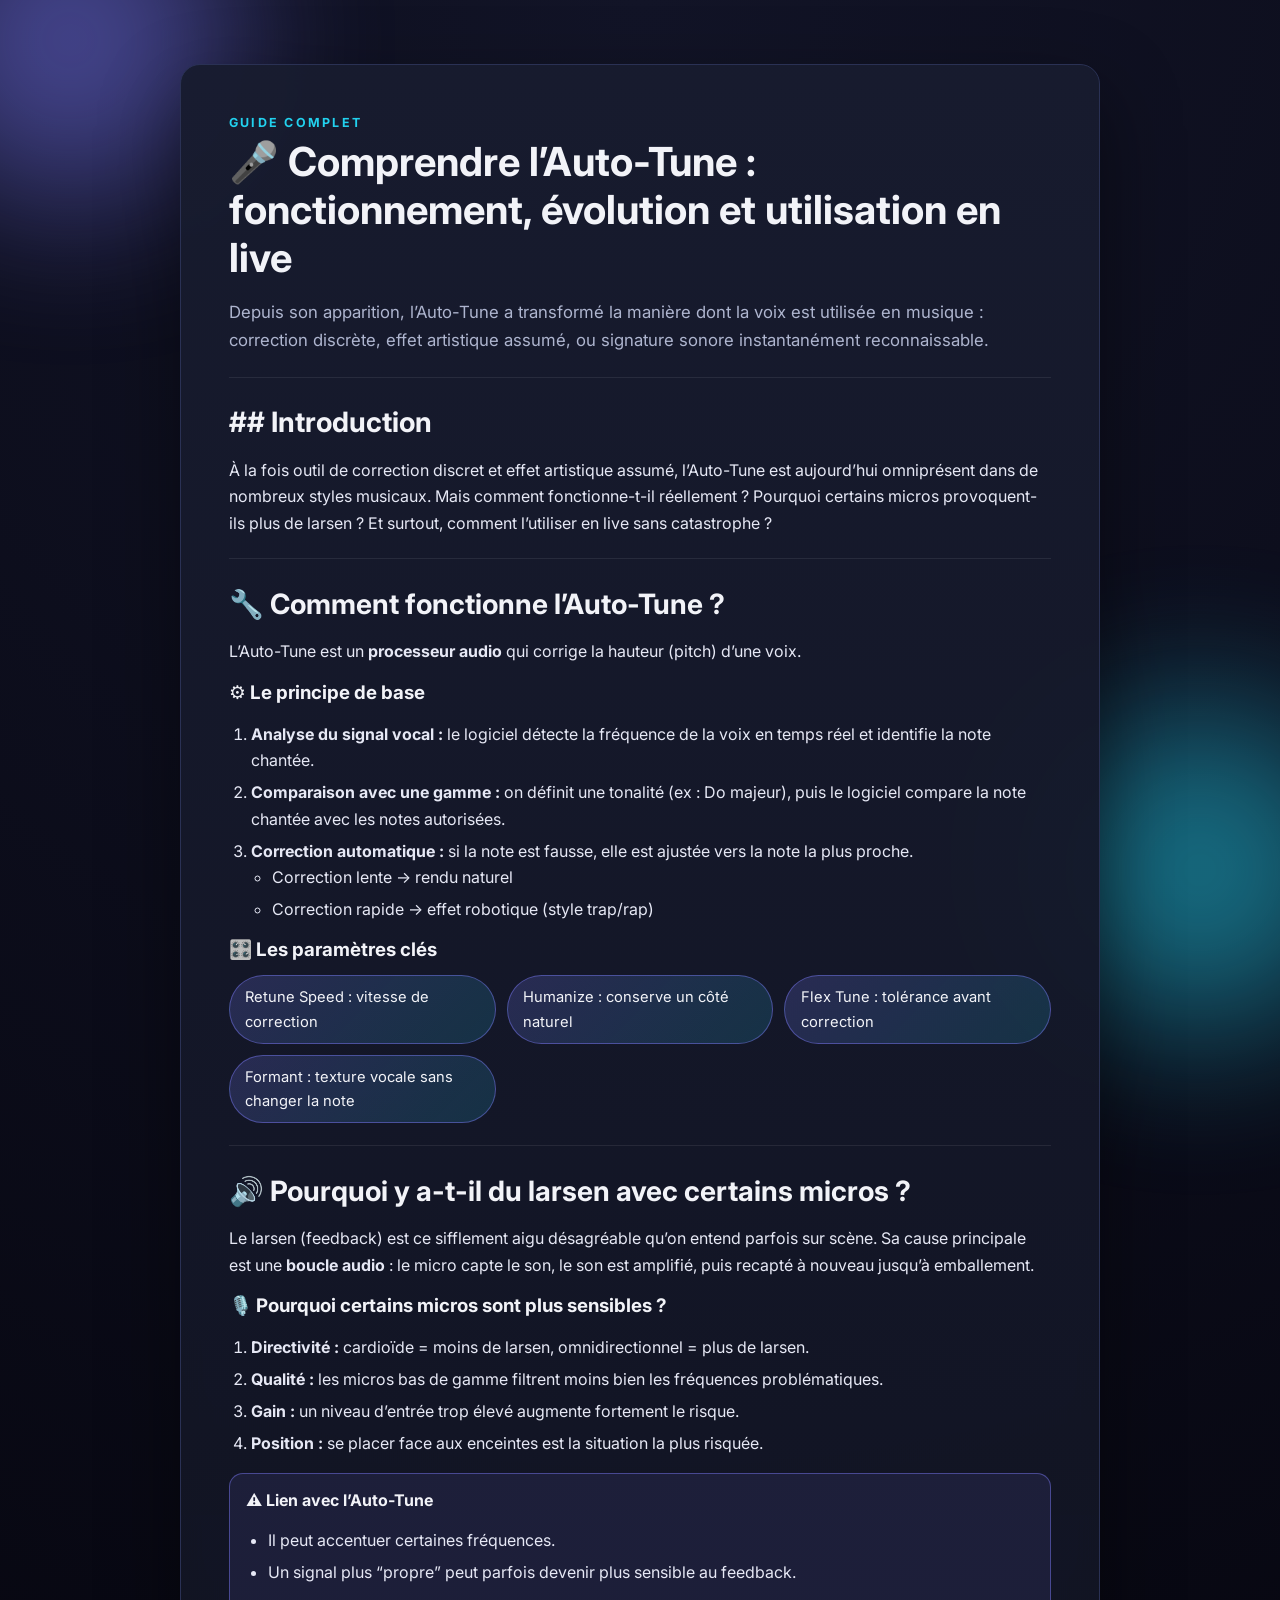
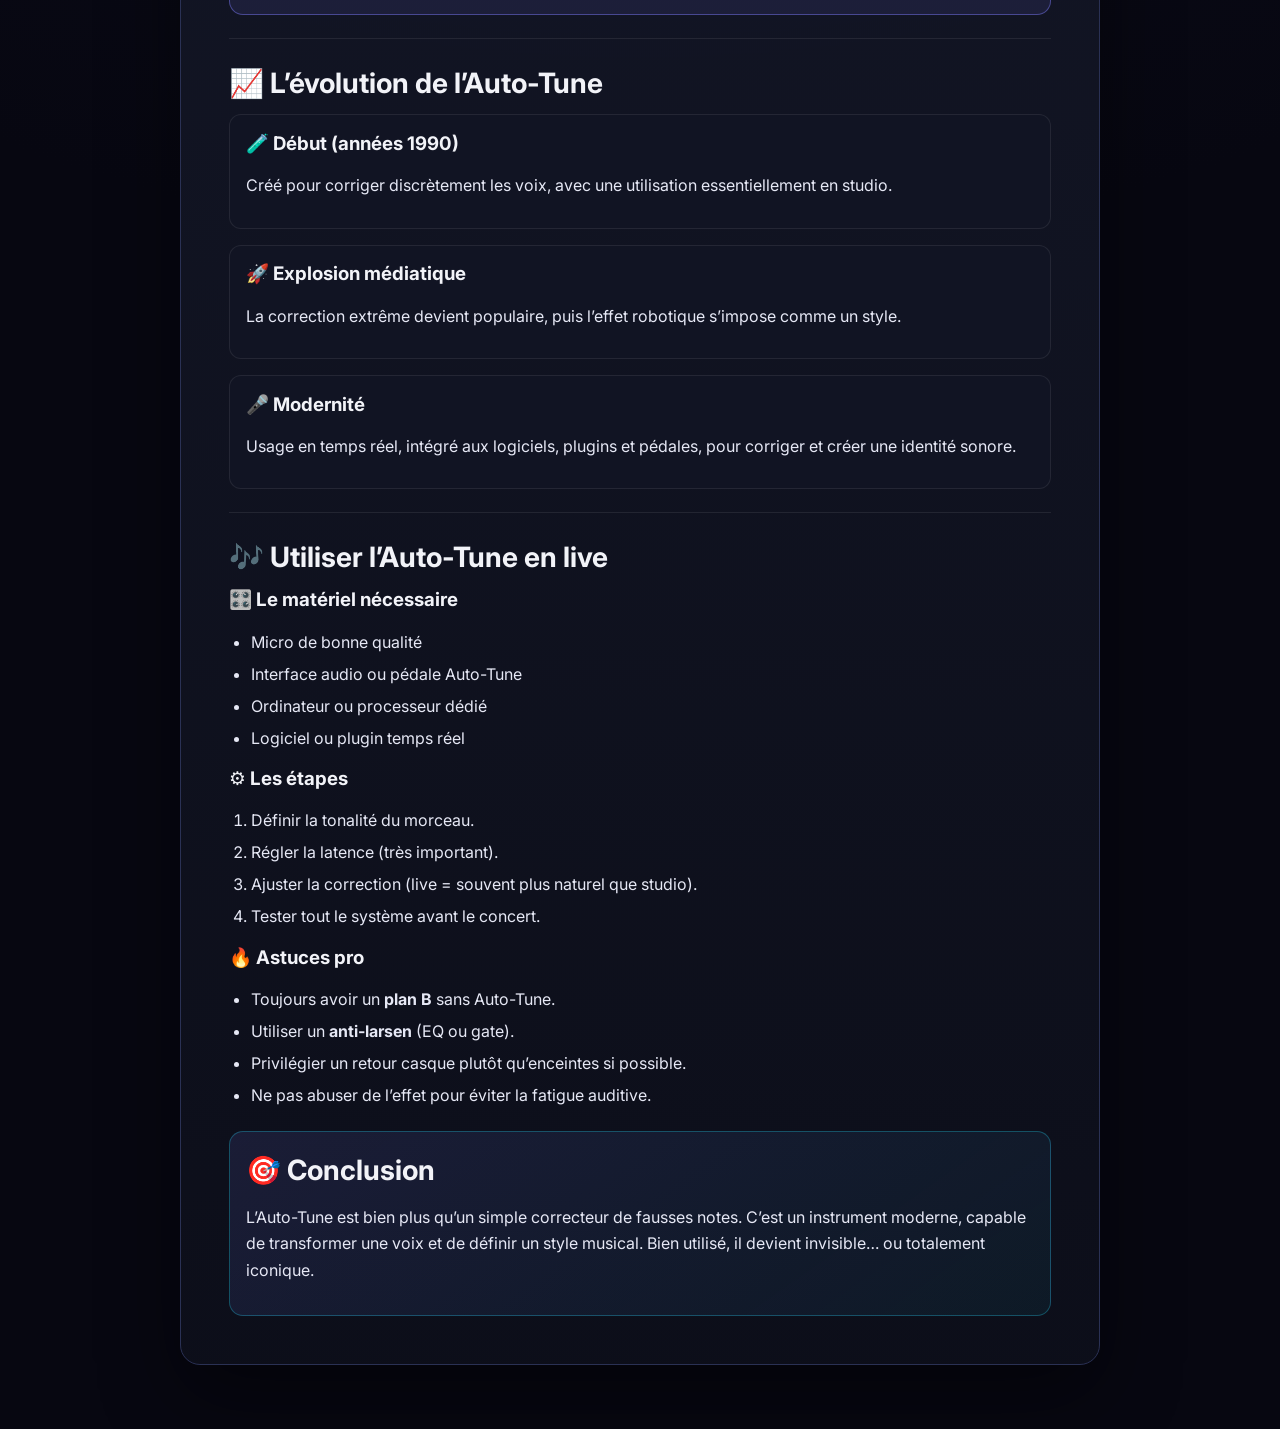
<file: index.html>
<!doctype html>
<html lang="fr">
  <head>
    <meta charset="UTF-8" />
    <meta name="viewport" content="width=device-width, initial-scale=1.0" />
    <title>Comprendre l’Auto-Tune</title>
    <link rel="preconnect" href="https://fonts.googleapis.com" />
    <link rel="preconnect" href="https://fonts.gstatic.com" crossorigin />
    <link
      href="https://fonts.googleapis.com/css2?family=Inter:wght@400;500;700;800&display=swap"
      rel="stylesheet"
    />
    <link rel="stylesheet" href="styles.css" />
  </head>
  <body>
    <div class="bg-glow bg-glow-1"></div>
    <div class="bg-glow bg-glow-2"></div>

    <main class="container">
      <article class="article-card">
        <header class="hero">
          <p class="eyebrow">Guide complet</p>
          <h1>🎤 Comprendre l’Auto-Tune : fonctionnement, évolution et utilisation en live</h1>
          <p class="lead">
            Depuis son apparition, l’Auto-Tune a transformé la manière dont la voix est utilisée en musique : correction discrète,
            effet artistique assumé, ou signature sonore instantanément reconnaissable.
          </p>
        </header>

        <section>
          <h2>## Introduction</h2>
          <p>
            À la fois outil de correction discret et effet artistique assumé, l’Auto-Tune est aujourd’hui omniprésent dans de
            nombreux styles musicaux. Mais comment fonctionne-t-il réellement ? Pourquoi certains micros provoquent-ils plus de
            larsen ? Et surtout, comment l’utiliser en live sans catastrophe ?
          </p>
        </section>

        <section>
          <h2>🔧 Comment fonctionne l’Auto-Tune ?</h2>
          <p>L’Auto-Tune est un <strong>processeur audio</strong> qui corrige la hauteur (pitch) d’une voix.</p>

          <h3>⚙️ Le principe de base</h3>
          <ol>
            <li>
              <strong>Analyse du signal vocal :</strong>
              le logiciel détecte la fréquence de la voix en temps réel et identifie la note chantée.
            </li>
            <li>
              <strong>Comparaison avec une gamme :</strong>
              on définit une tonalité (ex : Do majeur), puis le logiciel compare la note chantée avec les notes autorisées.
            </li>
            <li>
              <strong>Correction automatique :</strong>
              si la note est fausse, elle est ajustée vers la note la plus proche.
              <ul>
                <li>Correction lente → rendu naturel</li>
                <li>Correction rapide → effet robotique (style trap/rap)</li>
              </ul>
            </li>
          </ol>

          <h3>🎛️ Les paramètres clés</h3>
          <div class="chip-grid">
            <span>Retune Speed : vitesse de correction</span>
            <span>Humanize : conserve un côté naturel</span>
            <span>Flex Tune : tolérance avant correction</span>
            <span>Formant : texture vocale sans changer la note</span>
          </div>
        </section>

        <section>
          <h2>🔊 Pourquoi y a-t-il du larsen avec certains micros ?</h2>
          <p>
            Le larsen (feedback) est ce sifflement aigu désagréable qu’on entend parfois sur scène. Sa cause principale est une
            <strong>boucle audio</strong> : le micro capte le son, le son est amplifié, puis recapté à nouveau jusqu’à emballement.
          </p>

          <h3>🎙️ Pourquoi certains micros sont plus sensibles ?</h3>
          <ol>
            <li><strong>Directivité :</strong> cardioïde = moins de larsen, omnidirectionnel = plus de larsen.</li>
            <li><strong>Qualité :</strong> les micros bas de gamme filtrent moins bien les fréquences problématiques.</li>
            <li><strong>Gain :</strong> un niveau d’entrée trop élevé augmente fortement le risque.</li>
            <li><strong>Position :</strong> se placer face aux enceintes est la situation la plus risquée.</li>
          </ol>

          <aside class="note">
            <h4>⚠️ Lien avec l’Auto-Tune</h4>
            <ul>
              <li>Il peut accentuer certaines fréquences.</li>
              <li>Un signal plus “propre” peut parfois devenir plus sensible au feedback.</li>
            </ul>
          </aside>
        </section>

        <section>
          <h2>📈 L’évolution de l’Auto-Tune</h2>
          <div class="timeline">
            <div>
              <h3>🧪 Début (années 1990)</h3>
              <p>Créé pour corriger discrètement les voix, avec une utilisation essentiellement en studio.</p>
            </div>
            <div>
              <h3>🚀 Explosion médiatique</h3>
              <p>La correction extrême devient populaire, puis l’effet robotique s’impose comme un style.</p>
            </div>
            <div>
              <h3>🎤 Modernité</h3>
              <p>Usage en temps réel, intégré aux logiciels, plugins et pédales, pour corriger et créer une identité sonore.</p>
            </div>
          </div>
        </section>

        <section>
          <h2>🎶 Utiliser l’Auto-Tune en live</h2>

          <h3>🎛️ Le matériel nécessaire</h3>
          <ul>
            <li>Micro de bonne qualité</li>
            <li>Interface audio ou pédale Auto-Tune</li>
            <li>Ordinateur ou processeur dédié</li>
            <li>Logiciel ou plugin temps réel</li>
          </ul>

          <h3>⚙️ Les étapes</h3>
          <ol>
            <li>Définir la tonalité du morceau.</li>
            <li>Régler la latence (très important).</li>
            <li>Ajuster la correction (live = souvent plus naturel que studio).</li>
            <li>Tester tout le système avant le concert.</li>
          </ol>

          <h3>🔥 Astuces pro</h3>
          <ul>
            <li>Toujours avoir un <strong>plan B</strong> sans Auto-Tune.</li>
            <li>Utiliser un <strong>anti-larsen</strong> (EQ ou gate).</li>
            <li>Privilégier un retour casque plutôt qu’enceintes si possible.</li>
            <li>Ne pas abuser de l’effet pour éviter la fatigue auditive.</li>
          </ul>
        </section>

        <section class="conclusion">
          <h2>🎯 Conclusion</h2>
          <p>
            L’Auto-Tune est bien plus qu’un simple correcteur de fausses notes. C’est un instrument moderne, capable de
            transformer une voix et de définir un style musical. Bien utilisé, il devient invisible… ou totalement iconique.
          </p>
        </section>
      </article>
    </main>
  </body>
</html>
</file>
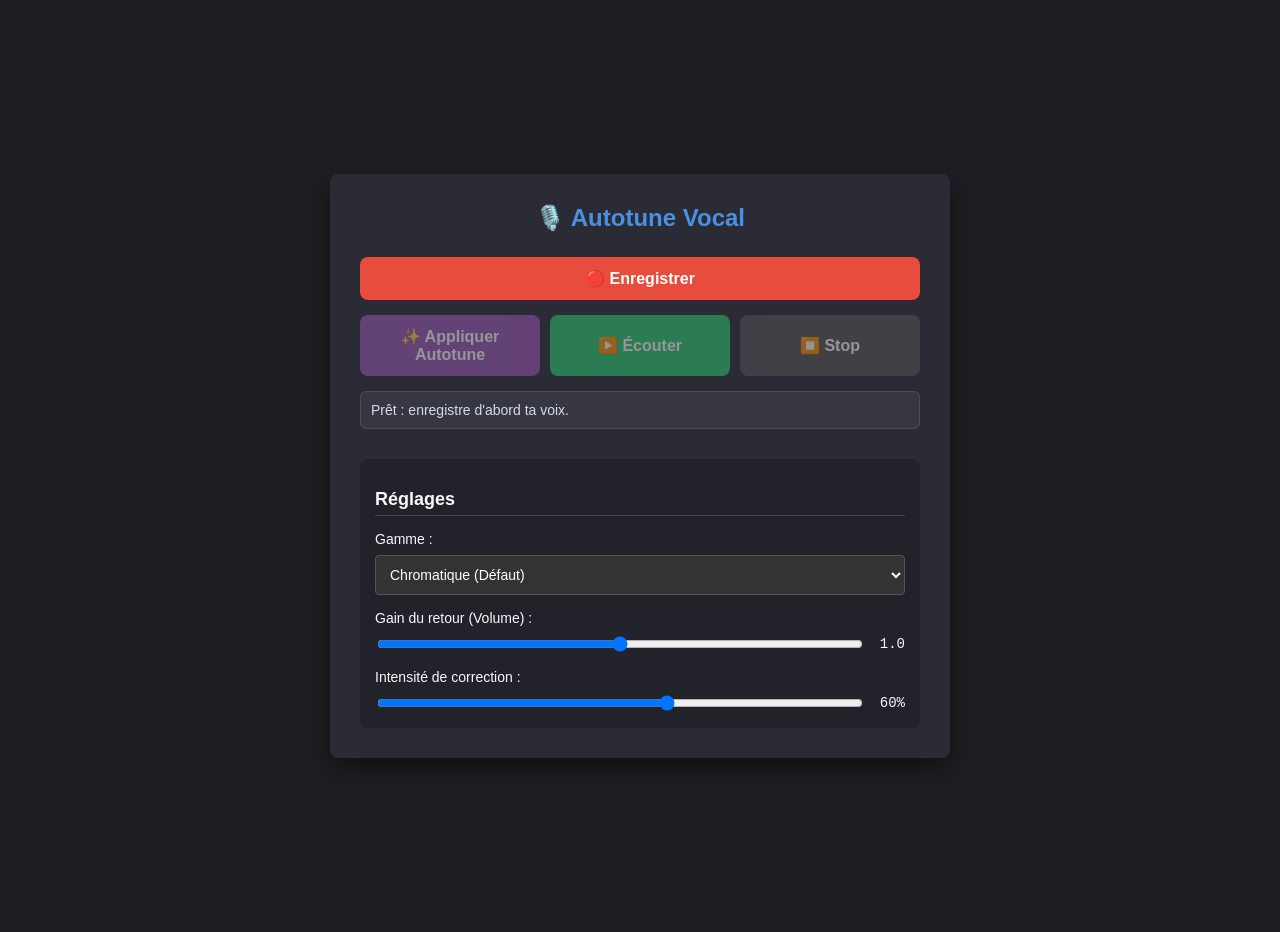
<file: autotune-app/index.html>
<!DOCTYPE html>
<html lang="fr">
<head>
    <meta charset="UTF-8">
    <meta name="viewport" content="width=device-width, initial-scale=1.0">
    <title>Studio Autotune Web</title>
    <link rel="stylesheet" href="style.css">
</head>
<body>
    <div class="autotune-container">
        <h1>🎙️ Autotune Vocal</h1>

        <div class="controls-section">
            <div class="record-container">
                <button id="recordBtn" class="btn record">🔴 Enregistrer</button>
                <div id="recordingIndicator" class="indicator hidden">Enregistrement en cours...</div>
            </div>

            <div class="playback-controls">
                <button id="processBtn" class="btn process" disabled>✨ Appliquer Autotune</button>
                <button id="playBtn" class="btn play" disabled>▶️ Écouter</button>
                <button id="stopBtn" class="btn stop" disabled>⏹️ Stop</button>
            </div>

            <p id="statusText" class="status">Prêt.</p>
        </div>

        <div class="settings-section">
            <h2>Réglages</h2>

            <div class="setting-group">
                <label for="scaleSelect">Gamme :</label>
                <select id="scaleSelect">
                    <option value="chromatic">Chromatique (Défaut)</option>
                    <option value="major">Majeure</option>
                    <option value="minor">Mineure</option>
                    <option value="pentatonic">Pentatonique</option>
                </select>
            </div>

            <div class="setting-group">
                <label for="gainSlider">Gain du retour (Volume) :</label>
                <div class="slider-container">
                    <input type="range" id="gainSlider" min="0" max="2" step="0.1" value="1">
                    <span id="gainValue">1.0</span>
                </div>
            </div>

            <div class="setting-group">
                <label for="retuneSpeed">Intensité de correction :</label>
                <div class="slider-container">
                    <input type="range" id="retuneSpeed" min="0" max="1" step="0.01" value="0.6">
                    <span id="speedValue">60%</span>
                </div>
            </div>
        </div>

        <div class="export-section">
            <a id="downloadLink" class="btn export hidden" download="vocal_autotuned.wav">💾 Télécharger l'audio autotuné</a>
        </div>
    </div>

    <script src="script.js"></script>
</body>
</html>
</file>
<file: styles.css>
:root {
  --bg: #070711;
  --surface: #111423;
  --surface-2: #181c2f;
  --text: #f2f3f8;
  --muted: #aeb5cf;
  --accent: #7e7dff;
  --accent-2: #22d1ee;
  --border: #2a3154;
}

* {
  box-sizing: border-box;
}

body {
  margin: 0;
  font-family: "Inter", system-ui, -apple-system, Segoe UI, Roboto, Arial, sans-serif;
  line-height: 1.65;
  color: var(--text);
  background: radial-gradient(circle at top, #121427 0%, var(--bg) 60%);
  min-height: 100vh;
}

.container {
  width: min(920px, 92vw);
  margin: 4rem auto;
  position: relative;
  z-index: 1;
}

.article-card {
  background: linear-gradient(180deg, rgba(24, 28, 47, 0.96), rgba(13, 15, 27, 0.95));
  border: 1px solid var(--border);
  border-radius: 20px;
  padding: clamp(1.25rem, 4vw, 3rem);
  box-shadow: 0 30px 80px rgba(0, 0, 0, 0.45);
  backdrop-filter: blur(12px);
}

.hero h1 {
  line-height: 1.2;
  margin: 0.3rem 0 1rem;
  font-size: clamp(1.5rem, 3.8vw, 2.5rem);
}

.eyebrow {
  margin: 0;
  text-transform: uppercase;
  font-size: 0.78rem;
  letter-spacing: 0.18em;
  color: var(--accent-2);
  font-weight: 700;
}

.lead {
  color: var(--muted);
  font-size: 1.05rem;
  max-width: 70ch;
}

section {
  padding-top: 1.4rem;
  border-top: 1px solid rgba(255, 255, 255, 0.08);
  margin-top: 1.4rem;
}

h2,
h3,
h4 {
  line-height: 1.3;
  margin: 0.25rem 0 0.8rem;
}

h2 {
  font-size: clamp(1.2rem, 2.8vw, 1.75rem);
}

p,
li {
  color: #e6e8f5;
}

ul,
ol {
  padding-left: 1.35rem;
}

li + li {
  margin-top: 0.35rem;
}

.chip-grid {
  display: grid;
  grid-template-columns: repeat(auto-fit, minmax(230px, 1fr));
  gap: 0.7rem;
}

.chip-grid span {
  display: block;
  background: linear-gradient(135deg, rgba(126, 125, 255, 0.2), rgba(34, 209, 238, 0.15));
  border: 1px solid rgba(126, 125, 255, 0.45);
  border-radius: 999px;
  padding: 0.55rem 0.95rem;
  font-size: 0.92rem;
}

.note {
  background: rgba(126, 125, 255, 0.1);
  border: 1px solid rgba(126, 125, 255, 0.45);
  border-radius: 14px;
  padding: 0.8rem 1rem;
}

.timeline {
  display: grid;
  gap: 1rem;
}

.timeline > div {
  background: var(--surface);
  border: 1px solid rgba(255, 255, 255, 0.08);
  border-radius: 12px;
  padding: 0.8rem 1rem;
}

.conclusion {
  background: linear-gradient(145deg, rgba(126, 125, 255, 0.12), rgba(34, 209, 238, 0.06));
  border: 1px solid rgba(34, 209, 238, 0.3);
  border-radius: 14px;
  padding: 1rem;
}

.bg-glow {
  position: fixed;
  z-index: 0;
  width: 320px;
  height: 320px;
  border-radius: 50%;
  filter: blur(80px);
  opacity: 0.5;
}

.bg-glow-1 {
  background: #7e7dff;
  top: -120px;
  left: -90px;
}

.bg-glow-2 {
  background: #22d1ee;
  bottom: -130px;
  right: -80px;
}

@media (max-width: 620px) {
  .container {
    margin: 1.5rem auto;
  }

  .article-card {
    border-radius: 14px;
    padding: 1rem;
  }
}
</file>
<file: autotune-app/style.css>
:root {
    --bg-color: #1e1e24;
    --panel-bg: #2b2b36;
    --text-color: #f8f9fa;
    --accent-color: #4a90e2;
    --record-color: #e74c3c;
    --play-color: #2ecc71;
    --process-color: #9b59b6;
    --border-radius: 8px;
}

body {
    font-family: 'Segoe UI', Tahoma, Geneva, Verdana, sans-serif;
    background-color: var(--bg-color);
    color: var(--text-color);
    display: flex;
    justify-content: center;
    align-items: center;
    min-height: 100vh;
    margin: 0;
    padding: 16px;
}

.autotune-container {
    background-color: var(--panel-bg);
    padding: 30px;
    border-radius: var(--border-radius);
    box-shadow: 0 10px 30px rgba(0, 0, 0, 0.5);
    width: 100%;
    max-width: 560px;
}

h1 {
    text-align: center;
    margin-top: 0;
    margin-bottom: 25px;
    font-size: 24px;
    color: var(--accent-color);
}

h2 {
    font-size: 18px;
    margin-bottom: 15px;
    border-bottom: 1px solid #444;
    padding-bottom: 5px;
}

.controls-section {
    display: flex;
    flex-direction: column;
    gap: 15px;
    margin-bottom: 30px;
}

.record-container {
    display: flex;
    flex-direction: column;
    align-items: center;
    gap: 10px;
}

.btn {
    border: none;
    border-radius: var(--border-radius);
    padding: 12px 20px;
    font-size: 16px;
    font-weight: bold;
    cursor: pointer;
    transition: transform 0.1s, opacity 0.2s;
    width: 100%;
    box-sizing: border-box;
    text-align: center;
    text-decoration: none;
    display: inline-block;
}

.btn:active {
    transform: scale(0.98);
}

.btn:disabled {
    opacity: 0.5;
    cursor: not-allowed;
}

.btn.record {
    background-color: var(--record-color);
    color: white;
}

.btn.record.recording {
    animation: pulse 1.5s infinite;
}

.btn.process {
    background-color: var(--process-color);
    color: white;
}

.btn.play {
    background-color: var(--play-color);
    color: white;
}

.btn.stop {
    background-color: #555;
    color: white;
}

.btn.export {
    background-color: var(--accent-color);
    color: white;
    margin-top: 20px;
}

.playback-controls {
    display: grid;
    grid-template-columns: repeat(3, minmax(0, 1fr));
    gap: 10px;
}

.indicator {
    color: var(--record-color);
    font-size: 14px;
    font-weight: bold;
}

.status {
    margin: 0;
    font-size: 14px;
    color: #d4daf3;
    background: rgba(255, 255, 255, 0.06);
    border: 1px solid rgba(255, 255, 255, 0.1);
    border-radius: 6px;
    padding: 10px;
}

.hidden {
    display: none !important;
}

.settings-section {
    background-color: rgba(0, 0, 0, 0.2);
    padding: 15px;
    border-radius: var(--border-radius);
}

.setting-group {
    margin-bottom: 15px;
}

.setting-group:last-child {
    margin-bottom: 0;
}

label {
    display: block;
    margin-bottom: 8px;
    font-size: 14px;
}

select {
    width: 100%;
    padding: 10px;
    border-radius: 4px;
    background-color: #333;
    color: white;
    border: 1px solid #555;
    font-size: 14px;
}

.slider-container {
    display: flex;
    align-items: center;
    gap: 10px;
}

input[type="range"] {
    flex: 1;
    cursor: pointer;
}

span#gainValue, span#speedValue {
    min-width: 30px;
    text-align: right;
    font-family: monospace;
    font-size: 14px;
}

@keyframes pulse {
    0% { transform: scale(1); box-shadow: 0 0 0 0 rgba(231, 76, 60, 0.7); }
    50% { transform: scale(1.02); box-shadow: 0 0 0 10px rgba(231, 76, 60, 0); }
    100% { transform: scale(1); box-shadow: 0 0 0 0 rgba(231, 76, 60, 0); }
}

@media (max-width: 640px) {
    .playback-controls {
        grid-template-columns: 1fr;
    }
}
</file>
